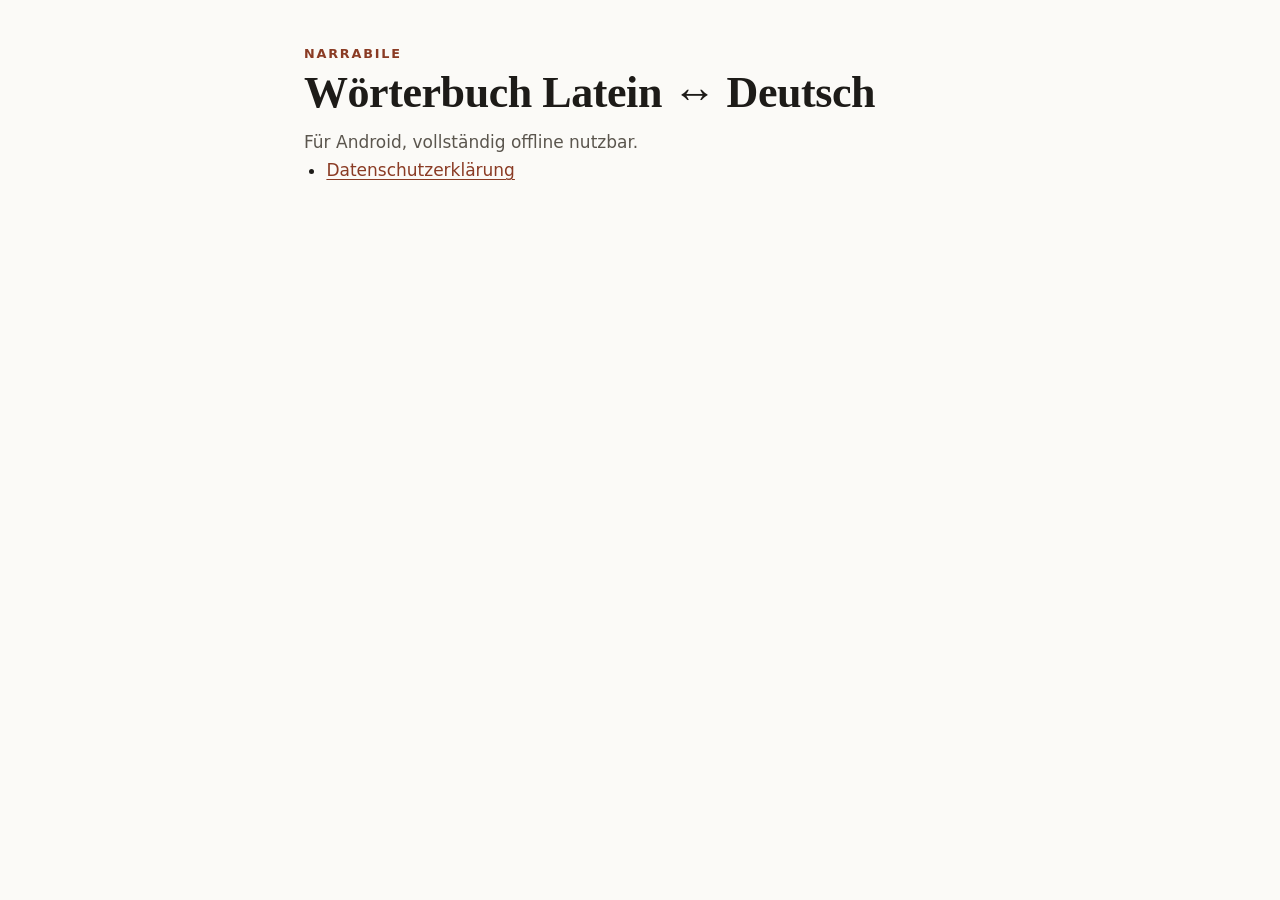
<file: index.html>
<!doctype html>
<html lang="de">
<head>
  <meta charset="utf-8">
  <meta name="viewport" content="width=device-width, initial-scale=1">
  <meta name="referrer" content="no-referrer">
  <title>Narrabile</title>
  <meta name="description" content="Narrabile, das Wörterbuch Latein ↔ Deutsch für Android.">
  <link rel="icon" href="data:,">
  <link rel="stylesheet" href="style.css">
</head>
<body>
<div class="page">
  <header>
    <p class="brand">Narrabile</p>
    <h1>Wörterbuch Latein ↔ Deutsch</h1>
    <p class="meta">Für Android, vollständig offline nutzbar.</p>
  </header>
  <main>
    <ul>
      <li><a href="datenschutz/">Datenschutzerklärung</a></li>
    </ul>
  </main>
</div>
</body>
</html>
</file>
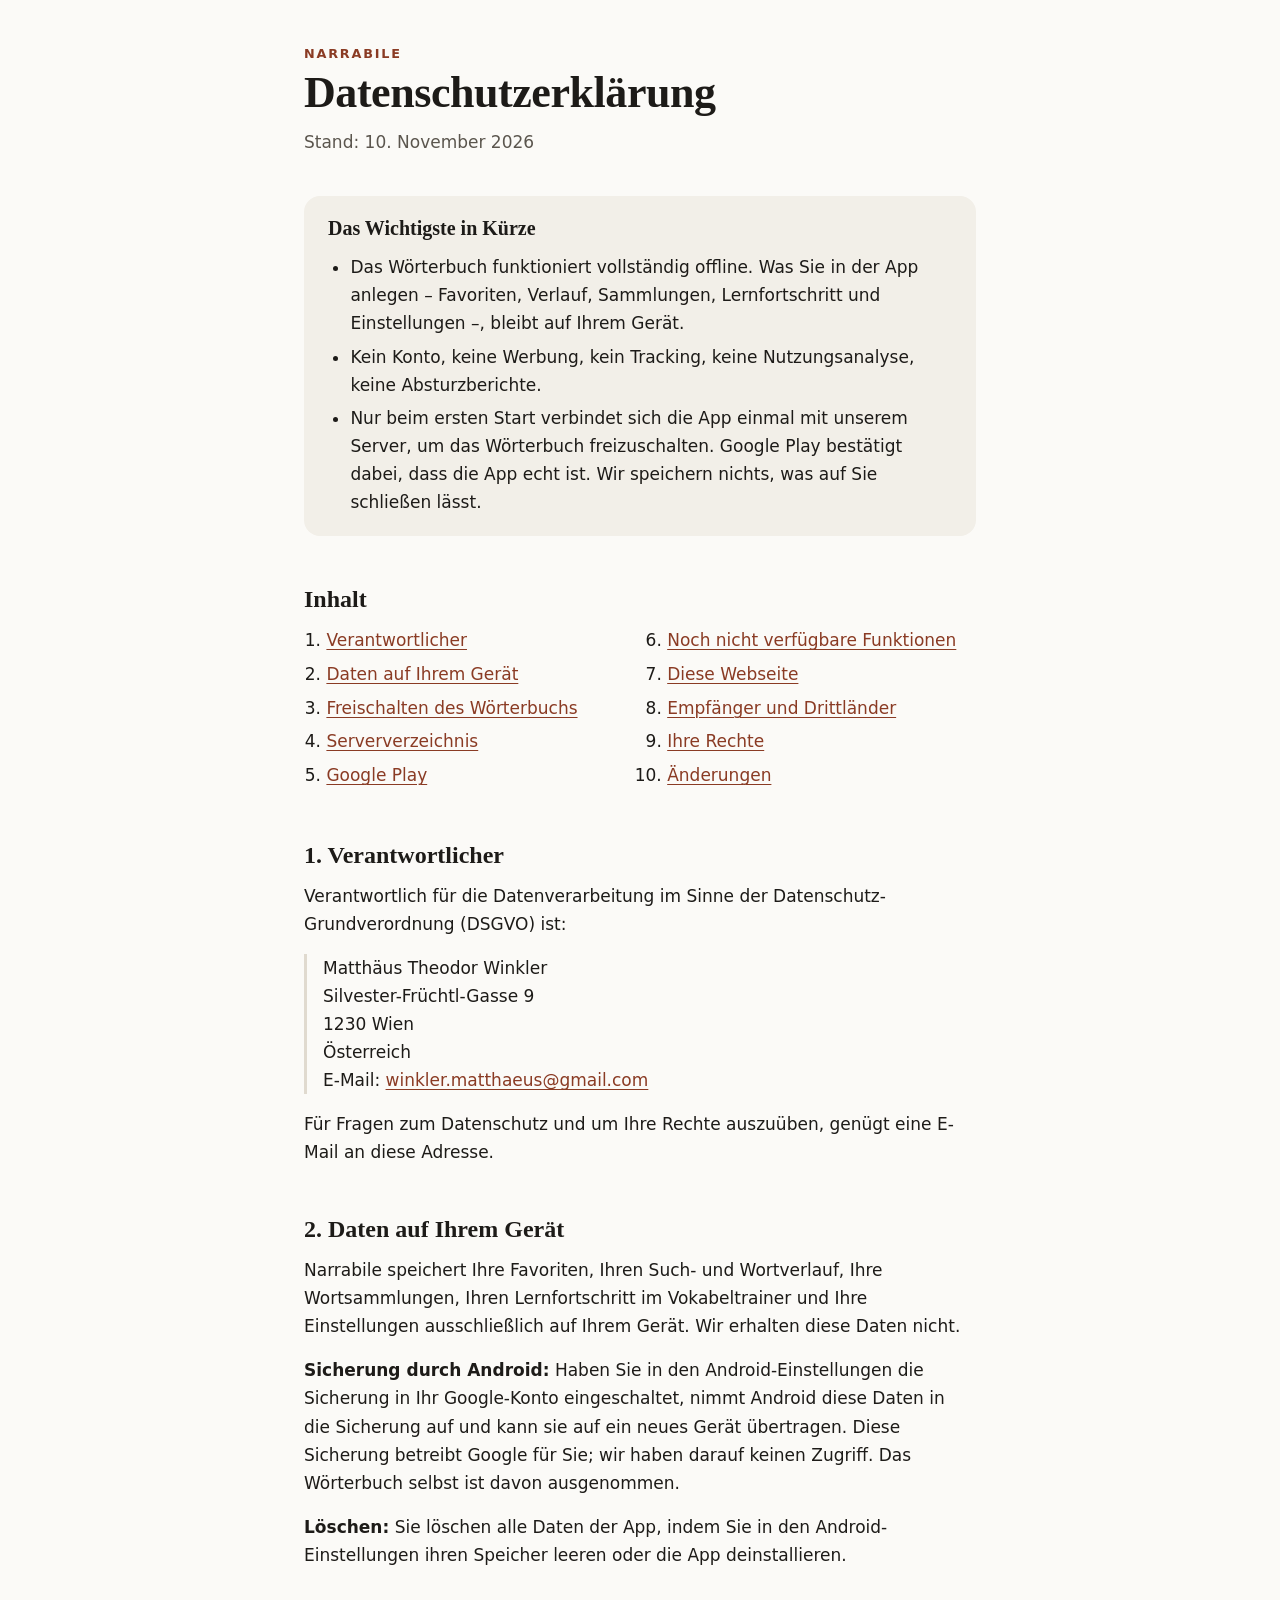
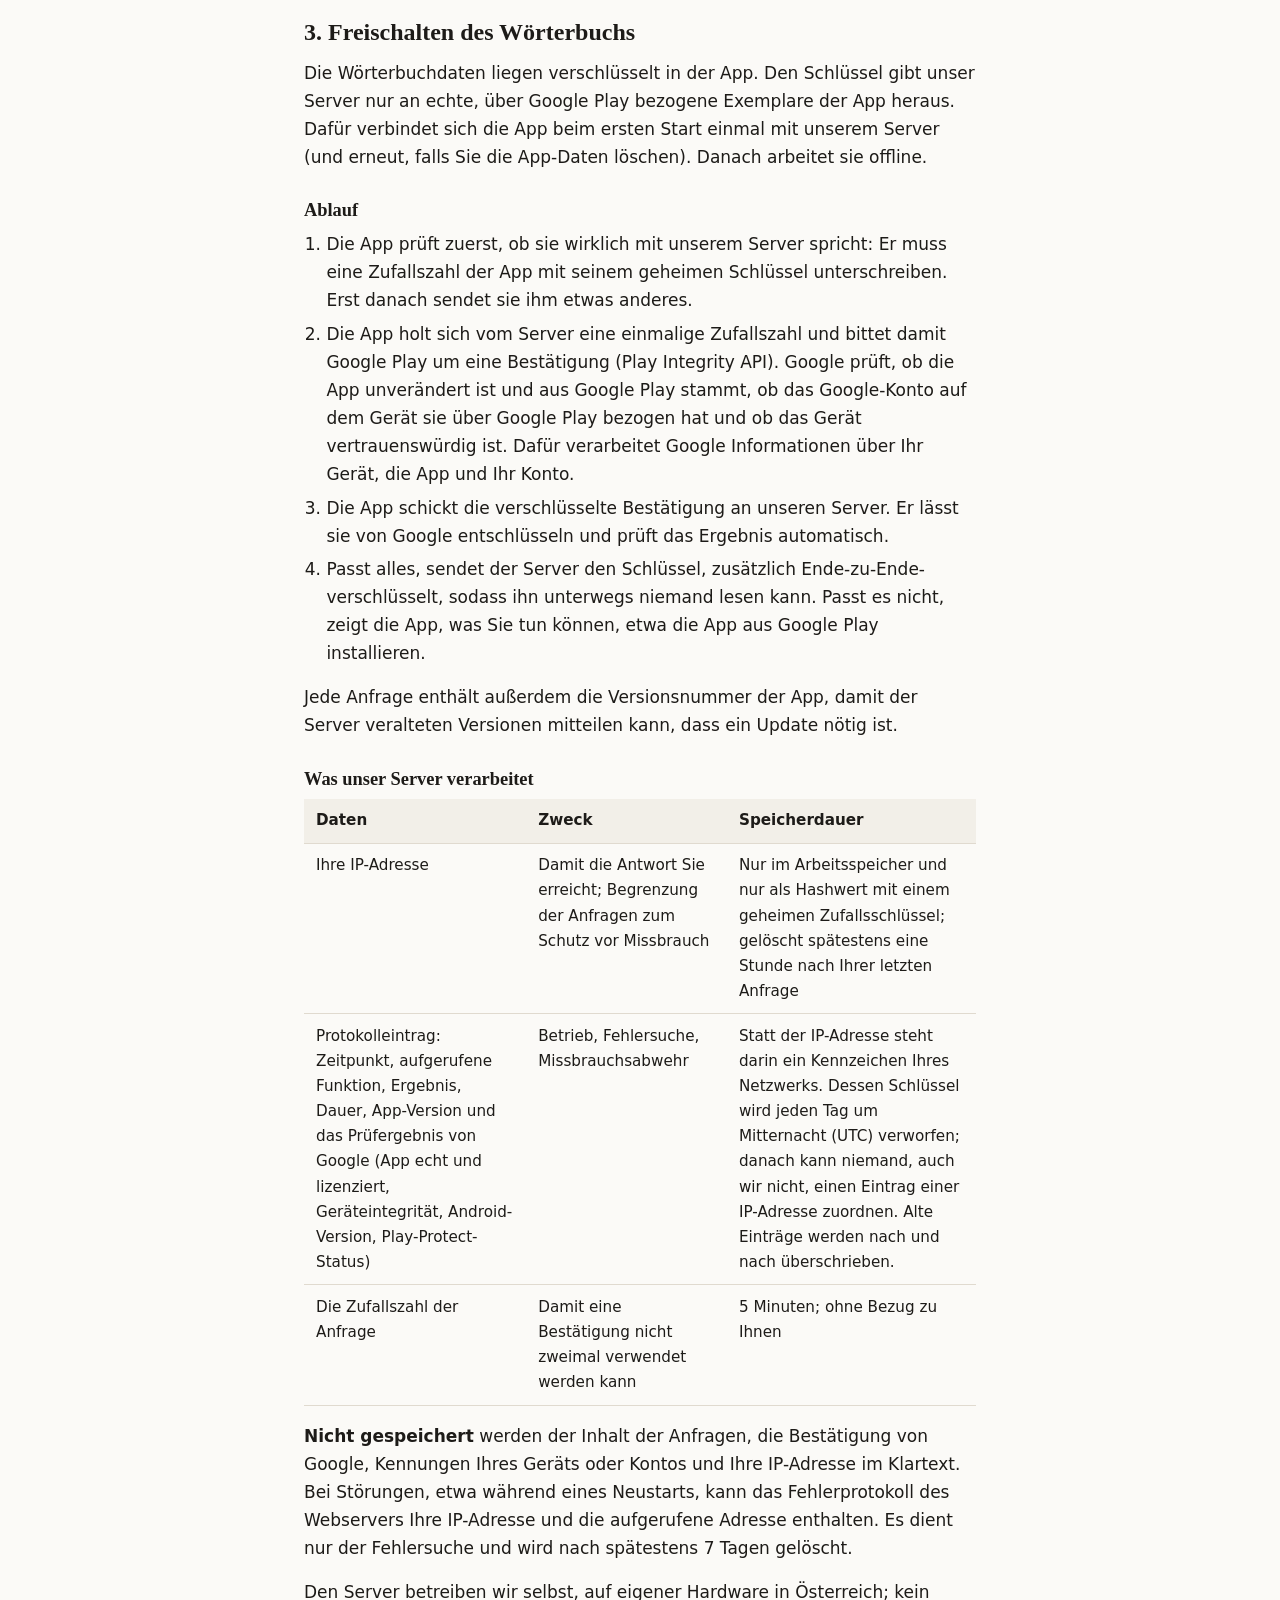
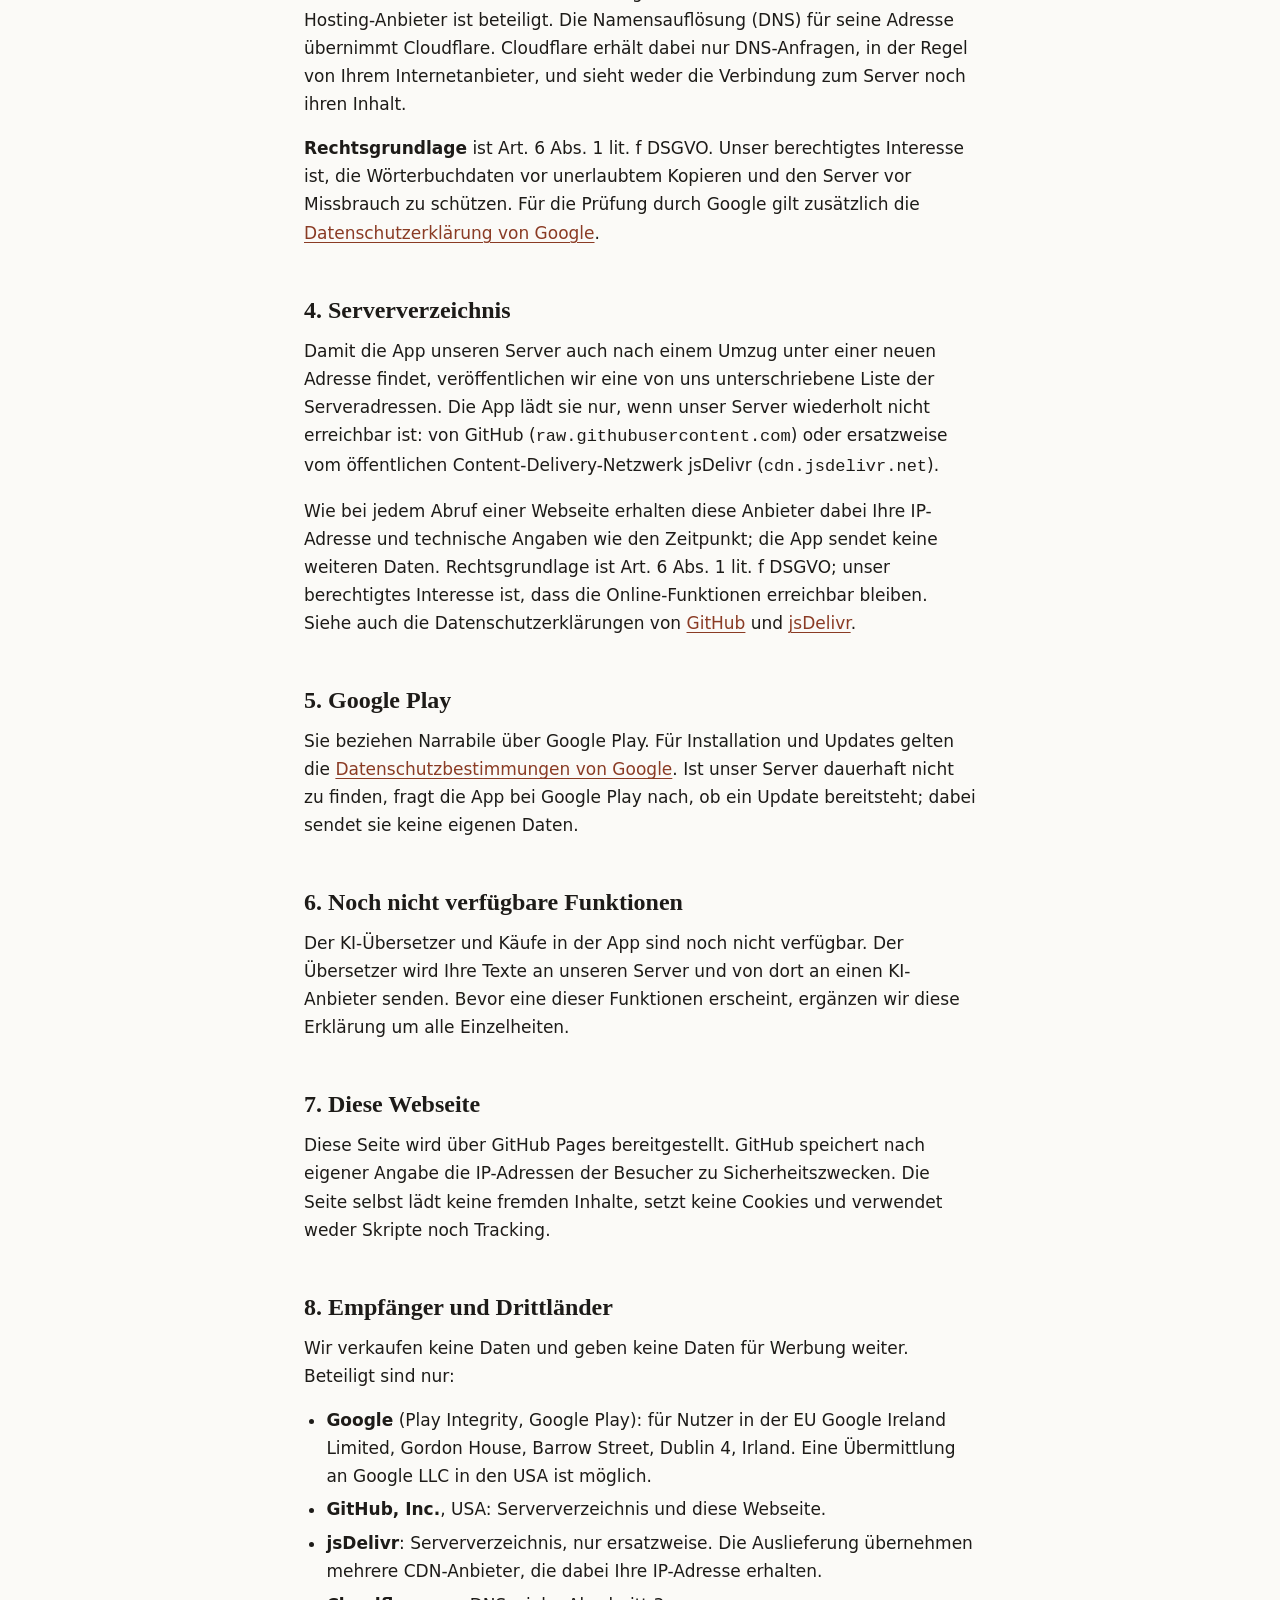
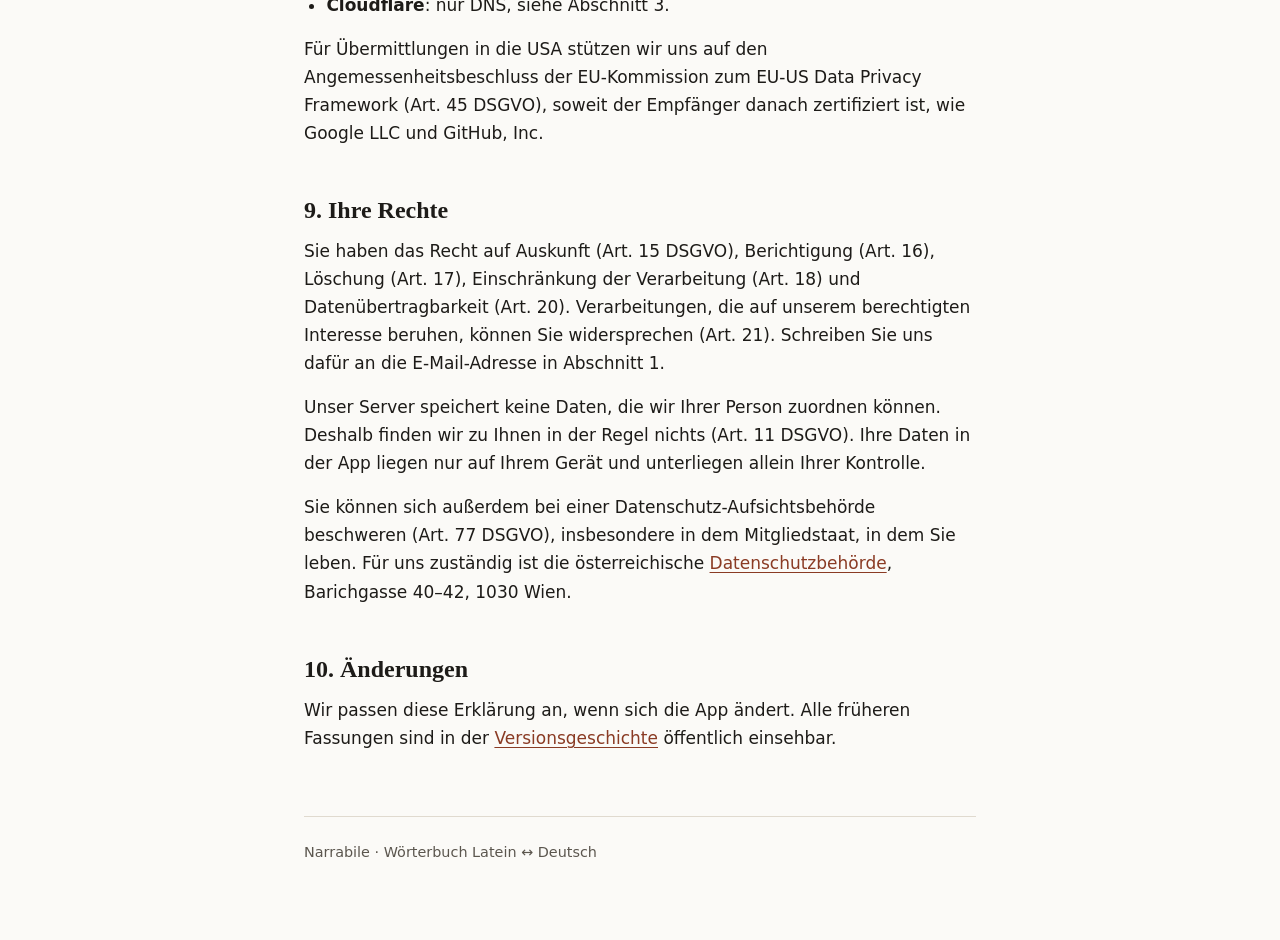
<file: datenschutz/index.html>
<!doctype html>
<html lang="de">
<head>
  <meta charset="utf-8">
  <meta name="viewport" content="width=device-width, initial-scale=1">
  <meta name="referrer" content="no-referrer">
  <title>Datenschutzerklärung – Narrabile</title>
  <meta name="description" content="Welche Daten die Wörterbuch-App Narrabile verarbeitet, wozu und wie lange.">
  <link rel="icon" href="data:,">
  <link rel="stylesheet" href="../style.css">
</head>
<body>
<div class="page">
  <header>
    <p class="brand"><a href="../">Narrabile</a></p>
    <h1>Datenschutzerklärung</h1>
    <p class="meta">Stand: 10. November 2026</p>
  </header>

  <main>
    <section class="summary" aria-labelledby="kurz">
      <h2 id="kurz">Das Wichtigste in Kürze</h2>
      <ul>
        <li>Das Wörterbuch funktioniert vollständig offline. Was Sie in der App anlegen – Favoriten, Verlauf, Sammlungen,
          Lernfortschritt und Einstellungen –, bleibt auf Ihrem Gerät.</li>
        <li>Kein Konto, keine Werbung, kein Tracking, keine Nutzungsanalyse, keine Absturzberichte.</li>
        <li>Nur beim ersten Start verbindet sich die App einmal mit unserem Server, um das Wörterbuch freizuschalten.
          Google Play bestätigt dabei, dass die App echt ist. Wir speichern nichts, was auf Sie schließen lässt.</li>
      </ul>
    </section>

    <nav aria-labelledby="inhalt">
      <h2 id="inhalt">Inhalt</h2>
      <ol>
        <li><a href="#verantwortlicher">Verantwortlicher</a></li>
        <li><a href="#geraet">Daten auf Ihrem Gerät</a></li>
        <li><a href="#freischalten">Freischalten des Wörterbuchs</a></li>
        <li><a href="#verzeichnis">Serververzeichnis</a></li>
        <li><a href="#google-play">Google Play</a></li>
        <li><a href="#spaeter">Noch nicht verfügbare Funktionen</a></li>
        <li><a href="#webseite">Diese Webseite</a></li>
        <li><a href="#empfaenger">Empfänger und Drittländer</a></li>
        <li><a href="#rechte">Ihre Rechte</a></li>
        <li><a href="#aenderungen">Änderungen</a></li>
      </ol>
    </nav>

    <section aria-labelledby="verantwortlicher">
      <h2 id="verantwortlicher">1. Verantwortlicher</h2>
      <p>Verantwortlich für die Datenverarbeitung im Sinne der Datenschutz-Grundverordnung (DSGVO) ist:</p>
      <address>
        Matthäus Theodor Winkler<br>
        Silvester-Früchtl-Gasse 9<br>
        1230 Wien<br>
        Österreich<br>
        E-Mail: <a href="mailto:winkler.matthaeus@gmail.com">winkler.matthaeus@gmail.com</a>
      </address>
      <p>Für Fragen zum Datenschutz und um Ihre Rechte auszuüben, genügt eine E-Mail an diese Adresse.</p>
    </section>

    <section aria-labelledby="geraet">
      <h2 id="geraet">2. Daten auf Ihrem Gerät</h2>
      <p>Narrabile speichert Ihre Favoriten, Ihren Such- und Wortverlauf, Ihre Wortsammlungen, Ihren Lernfortschritt im
        Vokabeltrainer und Ihre Einstellungen ausschließlich auf Ihrem Gerät. Wir erhalten diese Daten nicht.</p>
      <p><strong>Sicherung durch Android:</strong> Haben Sie in den Android-Einstellungen die Sicherung in Ihr
        Google-Konto eingeschaltet, nimmt Android diese Daten in die Sicherung auf und kann sie auf ein neues Gerät
        übertragen. Diese Sicherung betreibt Google für Sie; wir haben darauf keinen Zugriff. Das Wörterbuch selbst ist
        davon ausgenommen.</p>
      <p><strong>Löschen:</strong> Sie löschen alle Daten der App, indem Sie in den Android-Einstellungen ihren
        Speicher leeren oder die App deinstallieren.</p>
    </section>

    <section aria-labelledby="freischalten">
      <h2 id="freischalten">3. Freischalten des Wörterbuchs</h2>
      <p>Die Wörterbuchdaten liegen verschlüsselt in der App. Den Schlüssel gibt unser Server nur an echte, über Google
        Play bezogene Exemplare der App heraus. Dafür verbindet sich die App beim ersten Start einmal mit unserem Server
        (und erneut, falls Sie die App-Daten löschen). Danach arbeitet sie offline.</p>

      <h3>Ablauf</h3>
      <ol>
        <li>Die App prüft zuerst, ob sie wirklich mit unserem Server spricht: Er muss eine Zufallszahl der App mit
          seinem geheimen Schlüssel unterschreiben. Erst danach sendet sie ihm etwas anderes.</li>
        <li>Die App holt sich vom Server eine einmalige Zufallszahl und bittet damit Google Play um eine Bestätigung
          (Play Integrity API). Google prüft, ob die App unverändert ist und aus Google Play stammt, ob das Google-Konto
          auf dem Gerät sie über Google Play bezogen hat und ob das Gerät vertrauenswürdig ist. Dafür verarbeitet Google
          Informationen über Ihr Gerät, die App und Ihr Konto.</li>
        <li>Die App schickt die verschlüsselte Bestätigung an unseren Server. Er lässt sie von Google entschlüsseln und
          prüft das Ergebnis automatisch.</li>
        <li>Passt alles, sendet der Server den Schlüssel, zusätzlich Ende-zu-Ende-verschlüsselt, sodass ihn unterwegs
          niemand lesen kann. Passt es nicht, zeigt die App, was Sie tun können, etwa die App aus Google Play
          installieren.</li>
      </ol>
      <p>Jede Anfrage enthält außerdem die Versionsnummer der App, damit der Server veralteten Versionen mitteilen kann,
        dass ein Update nötig ist.</p>

      <h3>Was unser Server verarbeitet</h3>
      <div class="table-wrap">
        <table>
          <thead>
            <tr><th scope="col">Daten</th><th scope="col">Zweck</th><th scope="col">Speicherdauer</th></tr>
          </thead>
          <tbody>
            <tr>
              <td>Ihre IP-Adresse</td>
              <td>Damit die Antwort Sie erreicht; Begrenzung der Anfragen zum Schutz vor Missbrauch</td>
              <td>Nur im Arbeitsspeicher und nur als Hashwert mit einem geheimen Zufallsschlüssel; gelöscht spätestens
                eine Stunde nach Ihrer letzten Anfrage</td>
            </tr>
            <tr>
              <td>Protokolleintrag: Zeitpunkt, aufgerufene Funktion, Ergebnis, Dauer, App-Version und das Prüfergebnis
                von Google (App echt und lizenziert, Geräteintegrität, Android-Version, Play-Protect-Status)</td>
              <td>Betrieb, Fehlersuche, Missbrauchsabwehr</td>
              <td>Statt der IP-Adresse steht darin ein Kennzeichen Ihres Netzwerks. Dessen Schlüssel wird jeden Tag um
                Mitternacht (UTC) verworfen; danach kann niemand, auch wir nicht, einen Eintrag einer IP-Adresse
                zuordnen. Alte Einträge werden nach und nach überschrieben.</td>
            </tr>
            <tr>
              <td>Die Zufallszahl der Anfrage</td>
              <td>Damit eine Bestätigung nicht zweimal verwendet werden kann</td>
              <td>5 Minuten; ohne Bezug zu Ihnen</td>
            </tr>
          </tbody>
        </table>
      </div>
      <p><strong>Nicht gespeichert</strong> werden der Inhalt der Anfragen, die Bestätigung von Google, Kennungen Ihres
        Geräts oder Kontos und Ihre IP-Adresse im Klartext. Bei Störungen, etwa während eines Neustarts, kann das
        Fehlerprotokoll des Webservers Ihre IP-Adresse und die aufgerufene Adresse enthalten. Es dient nur der
        Fehlersuche und wird nach spätestens 7 Tagen gelöscht.</p>
      <p>Den Server betreiben wir selbst, auf eigener Hardware in Österreich; kein Hosting-Anbieter ist beteiligt. Die
        Namensauflösung (DNS) für seine Adresse übernimmt Cloudflare. Cloudflare erhält dabei nur DNS-Anfragen, in der
        Regel von Ihrem Internetanbieter, und sieht weder die Verbindung zum Server noch ihren Inhalt.</p>
      <p><strong>Rechtsgrundlage</strong> ist Art. 6 Abs. 1 lit. f DSGVO. Unser berechtigtes Interesse ist, die
        Wörterbuchdaten vor unerlaubtem Kopieren und den Server vor Missbrauch zu schützen. Für die Prüfung durch Google
        gilt zusätzlich die <a href="https://policies.google.com/privacy?hl=de">Datenschutzerklärung von
        Google</a>.</p>
    </section>

    <section aria-labelledby="verzeichnis">
      <h2 id="verzeichnis">4. Serververzeichnis</h2>
      <p>Damit die App unseren Server auch nach einem Umzug unter einer neuen Adresse findet, veröffentlichen wir eine
        von uns unterschriebene Liste der Serveradressen. Die App lädt sie nur, wenn unser Server wiederholt nicht
        erreichbar ist: von GitHub (<code>raw.githubusercontent.com</code>) oder ersatzweise vom öffentlichen
        Content-Delivery-Netzwerk jsDelivr (<code>cdn.jsdelivr.net</code>).</p>
      <p>Wie bei jedem Abruf einer Webseite erhalten diese Anbieter dabei Ihre IP-Adresse und technische Angaben wie den
        Zeitpunkt; die App sendet keine weiteren Daten. Rechtsgrundlage ist Art. 6 Abs. 1 lit. f DSGVO; unser
        berechtigtes Interesse ist, dass die Online-Funktionen erreichbar bleiben. Siehe auch die Datenschutzerklärungen
        von <a href="https://docs.github.com/de/site-policy/privacy-policies/github-general-privacy-statement">GitHub</a>
        und <a href="https://www.jsdelivr.com/terms/privacy-policy-jsdelivr-net">jsDelivr</a>.</p>
    </section>

    <section aria-labelledby="google-play">
      <h2 id="google-play">5. Google Play</h2>
      <p>Sie beziehen Narrabile über Google Play. Für Installation und Updates gelten die
        <a href="https://policies.google.com/privacy?hl=de">Datenschutzbestimmungen von Google</a>. Ist unser Server
        dauerhaft nicht zu finden, fragt die App bei Google Play nach, ob ein Update bereitsteht; dabei sendet sie keine
        eigenen Daten.</p>
    </section>

    <section aria-labelledby="spaeter">
      <h2 id="spaeter">6. Noch nicht verfügbare Funktionen</h2>
      <p>Der KI-Übersetzer und Käufe in der App sind noch nicht verfügbar. Der Übersetzer wird Ihre Texte an unseren
        Server und von dort an einen KI-Anbieter senden. Bevor eine dieser Funktionen erscheint, ergänzen wir diese
        Erklärung um alle Einzelheiten.</p>
    </section>

    <section aria-labelledby="webseite">
      <h2 id="webseite">7. Diese Webseite</h2>
      <p>Diese Seite wird über GitHub Pages bereitgestellt. GitHub speichert nach eigener Angabe die IP-Adressen der
        Besucher zu Sicherheitszwecken. Die Seite selbst lädt keine fremden Inhalte, setzt keine Cookies und verwendet
        weder Skripte noch Tracking.</p>
    </section>

    <section aria-labelledby="empfaenger">
      <h2 id="empfaenger">8. Empfänger und Drittländer</h2>
      <p>Wir verkaufen keine Daten und geben keine Daten für Werbung weiter. Beteiligt sind nur:</p>
      <ul>
        <li><strong>Google</strong> (Play Integrity, Google Play): für Nutzer in der EU Google Ireland Limited, Gordon
          House, Barrow Street, Dublin 4, Irland. Eine Übermittlung an Google LLC in den USA ist möglich.</li>
        <li><strong>GitHub, Inc.</strong>, USA: Serververzeichnis und diese Webseite.</li>
        <li><strong>jsDelivr</strong>: Serververzeichnis, nur ersatzweise. Die Auslieferung übernehmen mehrere
          CDN-Anbieter, die dabei Ihre IP-Adresse erhalten.</li>
        <li><strong>Cloudflare</strong>: nur DNS, siehe Abschnitt 3.</li>
      </ul>
      <p>Für Übermittlungen in die USA stützen wir uns auf den Angemessenheitsbeschluss der EU-Kommission zum EU-US
        Data Privacy Framework (Art. 45 DSGVO), soweit der Empfänger danach zertifiziert ist, wie Google LLC und GitHub,
        Inc.</p>
    </section>

    <section aria-labelledby="rechte">
      <h2 id="rechte">9. Ihre Rechte</h2>
      <p>Sie haben das Recht auf Auskunft (Art. 15 DSGVO), Berichtigung (Art. 16), Löschung (Art. 17), Einschränkung
        der Verarbeitung (Art. 18) und Datenübertragbarkeit (Art. 20). Verarbeitungen, die auf unserem berechtigten
        Interesse beruhen, können Sie widersprechen (Art. 21). Schreiben Sie uns dafür an die E-Mail-Adresse in
        Abschnitt 1.</p>
      <p>Unser Server speichert keine Daten, die wir Ihrer Person zuordnen können. Deshalb finden wir zu Ihnen in der
        Regel nichts (Art. 11 DSGVO). Ihre Daten in der App liegen nur auf Ihrem Gerät und unterliegen allein Ihrer
        Kontrolle.</p>
      <p>Sie können sich außerdem bei einer Datenschutz-Aufsichtsbehörde beschweren (Art. 77 DSGVO), insbesondere in dem
        Mitgliedstaat, in dem Sie leben. Für uns zuständig ist die österreichische
        <a href="https://www.dsb.gv.at/">Datenschutzbehörde</a>, Barichgasse 40–42, 1030 Wien.</p>
    </section>

    <section aria-labelledby="aenderungen">
      <h2 id="aenderungen">10. Änderungen</h2>
      <p>Wir passen diese Erklärung an, wenn sich die App ändert. Alle früheren Fassungen sind in der
        <a href="https://github.com/MTW-Development/narrabile-public/commits/main/datenschutz/index.html">Versionsgeschichte</a>
        öffentlich einsehbar.</p>
    </section>
  </main>

  <footer>
    <p>Narrabile · Wörterbuch Latein ↔ Deutsch</p>
  </footer>
</div>
</body>
</html>
</file>
<file: style.css>
/* Shared by every page. No external fonts, scripts or images: the pages load nothing from anyone else. */

:root {
  color-scheme: light dark;
  --bg: #fbfaf7;
  --surface: #f2efe8;
  --text: #1d1b18;
  --muted: #5b564e;
  --accent: #8a3b24;
  --border: #e0dacf;
  --serif: "Iowan Old Style", "Palatino Linotype", Palatino, "Book Antiqua", Georgia, serif;
  --sans: system-ui, -apple-system, "Segoe UI", Roboto, "Noto Sans", "Helvetica Neue", Arial, sans-serif;
}

@media (prefers-color-scheme: dark) {
  :root {
    --bg: #151412;
    --surface: #201e1a;
    --text: #ece8e1;
    --muted: #b2aba0;
    --accent: #e8a084;
    --border: #36322b;
  }
}

*, *::before, *::after { box-sizing: border-box; }

html { -webkit-text-size-adjust: 100%; text-size-adjust: 100%; }

body {
  margin: 0;
  background: var(--bg);
  color: var(--text);
  font: 1.0625rem/1.65 var(--sans);
  hyphens: auto;
  overflow-wrap: break-word;
}

.page { max-width: 44rem; margin: 0 auto; padding: 3rem 1rem 4rem; }

h1, h2, h3 { font-family: var(--serif); font-weight: 600; line-height: 1.25; hyphens: manual; }
h1 { font-size: clamp(2rem, 6vw, 2.75rem); margin: 0.25rem 0 0.5rem; letter-spacing: -0.01em; }
h2 { font-size: 1.5rem; margin: 3rem 0 0.75rem; scroll-margin-top: 1.5rem; }
h3 { font-size: 1.15rem; margin: 1.75rem 0 0.5rem; }

p, ul, ol, table, address { margin: 0 0 1rem; }
ul, ol { padding-left: 1.4rem; }
li + li { margin-top: 0.35rem; }

a { color: var(--accent); text-underline-offset: 0.18em; text-decoration-thickness: 1px; }
a:hover { text-decoration-thickness: 2px; }
a:focus-visible { outline: 2px solid var(--accent); outline-offset: 2px; border-radius: 2px; }

.brand {
  margin: 0;
  font: 600 0.8rem/1 var(--sans);
  letter-spacing: 0.14em;
  text-transform: uppercase;
  color: var(--accent);
}
.brand a { text-decoration: none; }
.meta { margin: 0; color: var(--muted); }

.summary {
  margin: 2.5rem 0;
  padding: 1.25rem 1.5rem;
  background: var(--surface);
  border-radius: 1rem;
}
.summary h2 { margin-top: 0; font-size: 1.25rem; }
.summary ul { margin: 0; }

nav ol { columns: 2 14rem; column-gap: 2rem; }
nav li { break-inside: avoid; }

address { font-style: normal; padding-left: 1rem; border-left: 3px solid var(--border); }

.table-wrap { overflow-x: auto; margin: 0 0 1rem; }
table { width: 100%; border-collapse: collapse; font-size: 0.95rem; margin: 0; }
th, td { text-align: left; vertical-align: top; padding: 0.6rem 0.75rem; border-bottom: 1px solid var(--border); }
th { font-weight: 600; background: var(--surface); }
td:first-child { min-width: 9rem; }

.note { color: var(--muted); font-size: 0.95rem; }

footer {
  margin-top: 4rem;
  padding-top: 1.5rem;
  border-top: 1px solid var(--border);
  color: var(--muted);
  font-size: 0.9rem;
}
</file>
